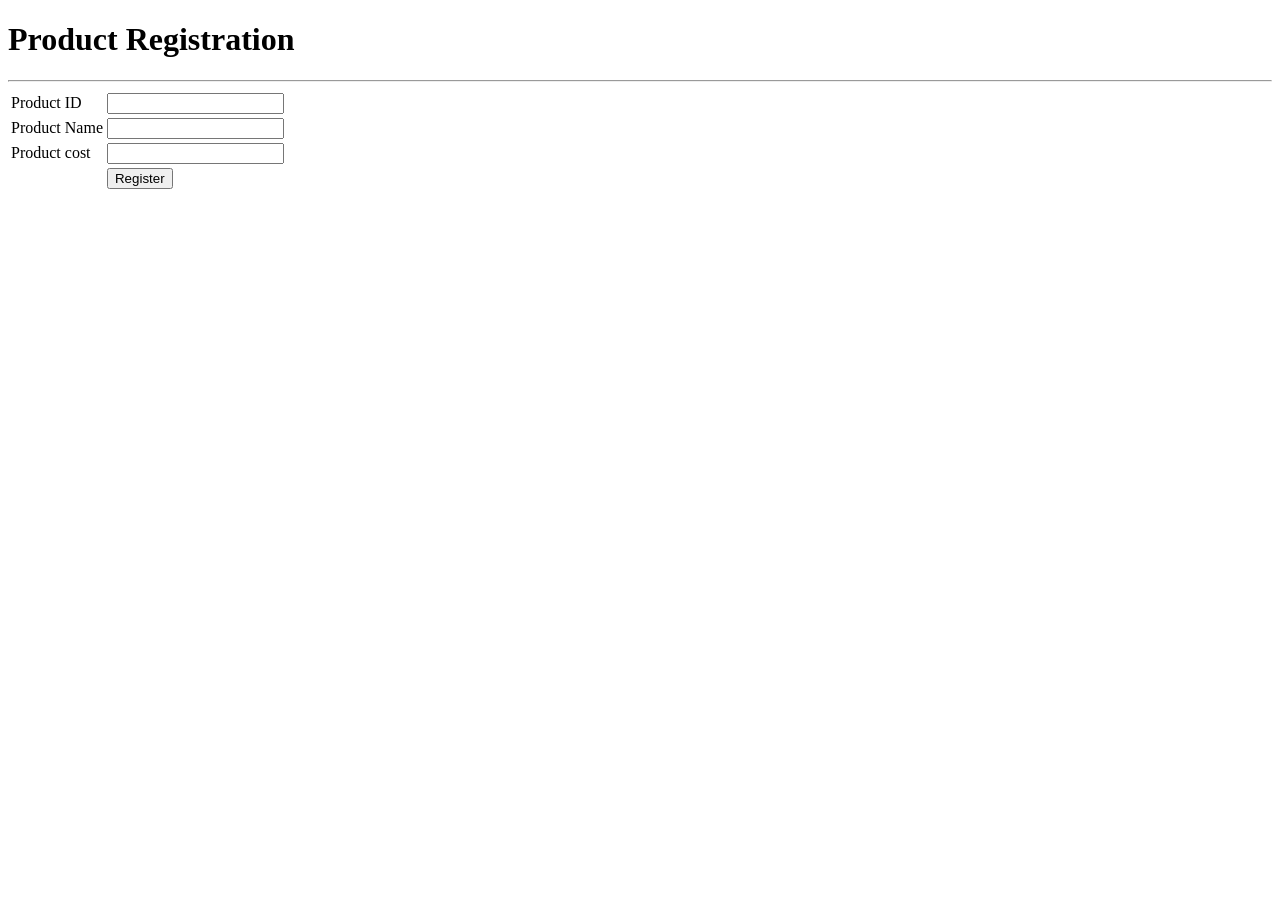
<file: MyApp/templates/home.html>
<!DOCTYPE html>
<html lang="en">
<head>
    <meta charset="UTF-8">
    <meta name="viewport" content="width=<device-width>, initial-scale=1.0">
    <title>Document</title>
</head>
<form method="post" action="./savedata">
<body>
    <h1>Product Registration</h1><hr>
    <table>
        <tr>
            <td>Product ID</td>
            <td><input type="text" name="pid"></td>
        </tr>
        <tr>
            <td>Product Name</td>
            <td><input type="text" name="pname"></td>
        </tr>  
        </tr>
        <tr>
            <td>Product cost</td>
            <td><input type="text" name="pcost"></td>
        </tr>
        <tr>
            <td></td>
            <td><input type="submit" name="Register" Value="Register" > </td>
        </tr>
    </table>
</form>

</body>
</html>
</file>
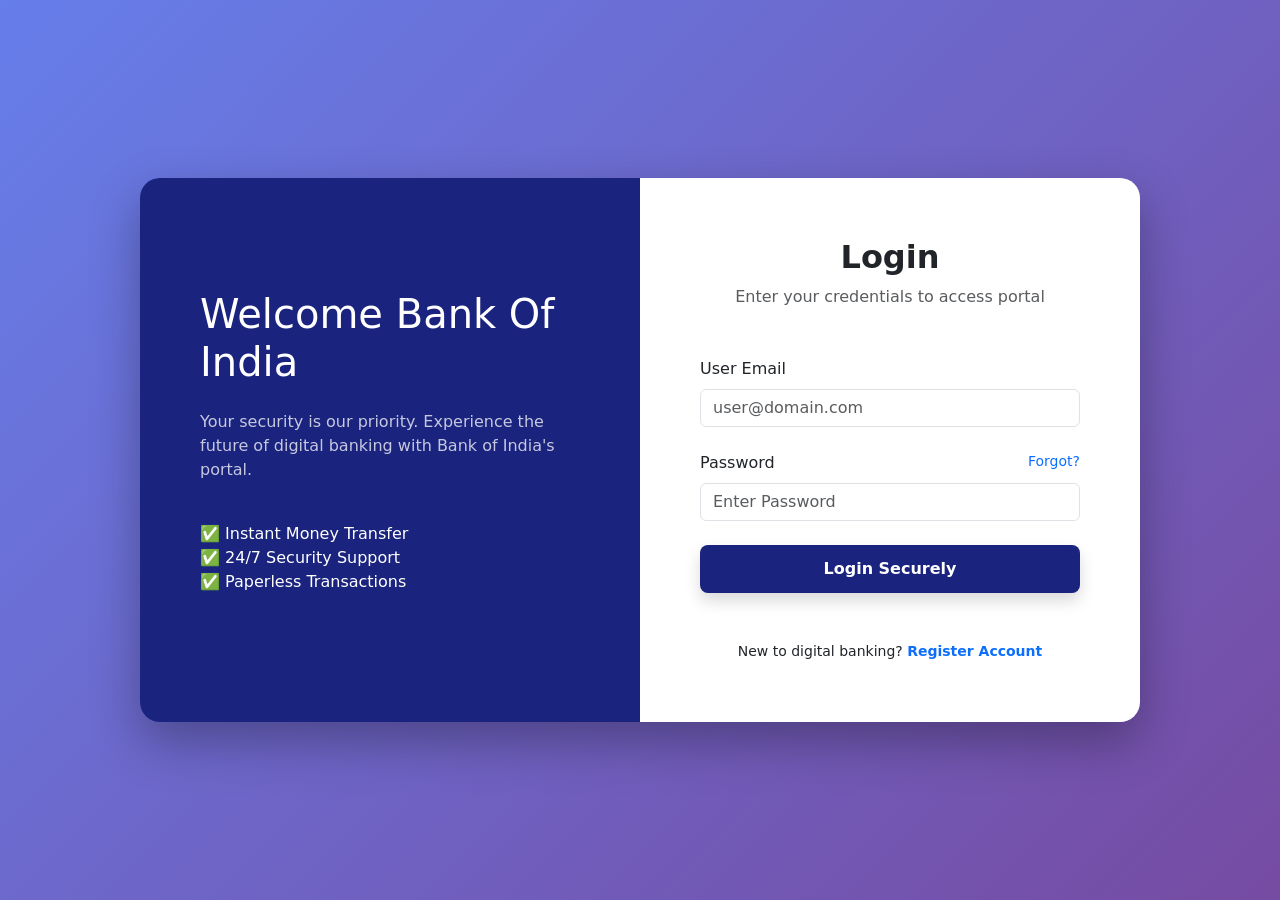
<file: OnlineBankingSystem/templates/login.html>
<!DOCTYPE html>
<html lang="en">
<head>
    <meta charset="UTF-8">
    <meta name="viewport" content="width=device-width, initial-scale=1.0">
    <title>BOI | Secure Login</title>
    <link href="https://cdn.jsdelivr.net/npm/bootstrap@5.3.0/dist/css/bootstrap.min.css" rel="stylesheet">
    <style>
        /* Exact Background from your photo */
        body { 
            background: linear-gradient(135deg, #667eea 0%, #764ba2 100%) !important; 
            height: 100vh; 
            display: flex; 
            align-items: center; 
            justify-content: center; 
            margin: 0;
        }

        .login-wrapper { 
            width: 100%; 
            max-width: 1000px; 
            display: flex; 
            border-radius: 20px; 
            overflow: hidden; 
            box-shadow: 0 20px 50px rgba(0,0,0,0.3); 
        }

        .login-brand { 
            background: #1a237e; 
            color: white; 
            width: 50%; 
            padding: 60px; 
            display: flex; 
            flex-direction: column; 
            justify-content: center; 
        }

        .login-form-area { 
            background: white; 
            width: 50%; 
            padding: 60px; 
        }

        .btn-login { 
            background: #1a237e; 
            color: white; 
            width: 100%; 
            padding: 12px; 
            border-radius: 8px; 
            font-weight: 600; 
            border: none; 
            transition: 0.3s; 
        }

        .btn-login:hover { 
            background: #0d47a1; 
        }

        @media (max-width: 768px) { 
            .login-brand { display: none; } 
            .login-form-area { width: 100%; } 
        }
    </style>
</head>
<body>

<div class="login-wrapper">
    <div class="login-brand">
        <h1>Welcome Bank Of India</h1>
        <p class="mt-3 opacity-75">Your security is our priority. Experience the future of digital banking with Bank of India's portal.</p>
        <ul class="mt-4 list-unstyled">
            <li>✅ Instant Money Transfer</li>
            <li>✅ 24/7 Security Support</li>
            <li>✅ Paperless Transactions</li>
        </ul>
    </div>

    <div class="login-form-area">
        <div class="text-center mb-5">
            <h2 class="fw-bold">Login</h2>
            <p class="text-muted">Enter your credentials to access portal</p>
        </div>
        
        <form action="/" method="POST" autocomplete="off">
            <div class="mb-4">
                <label class="form-label">User Email</label>
                <input type="email" name="email" class="form-control" placeholder="user@domain.com" autocomplete="none" required>
            </div>
            <div class="mb-4">
                <label class="form-label d-flex justify-content-between">
                    Password <a href="#" class="text-decoration-none small">Forgot?</a>
                </label>
                <input type="password" name="password" class="form-control" placeholder="Enter Password" autocomplete="new-password" required>
            </div>
            <button type="submit" class="btn-login shadow">Login Securely</button>
        </form>

        <div class="text-center mt-5 small">
            New to digital banking? <a href="/register" class="fw-bold text-decoration-none">Register Account</a>
        </div>
    </div>
</div>

<script>
    window.onload = () => {
        setTimeout(() => {
            document.querySelectorAll('input').forEach(input => {
                input.value = '';
            });
        }, 10);
    };
</script>

</body>
</html>
</file>
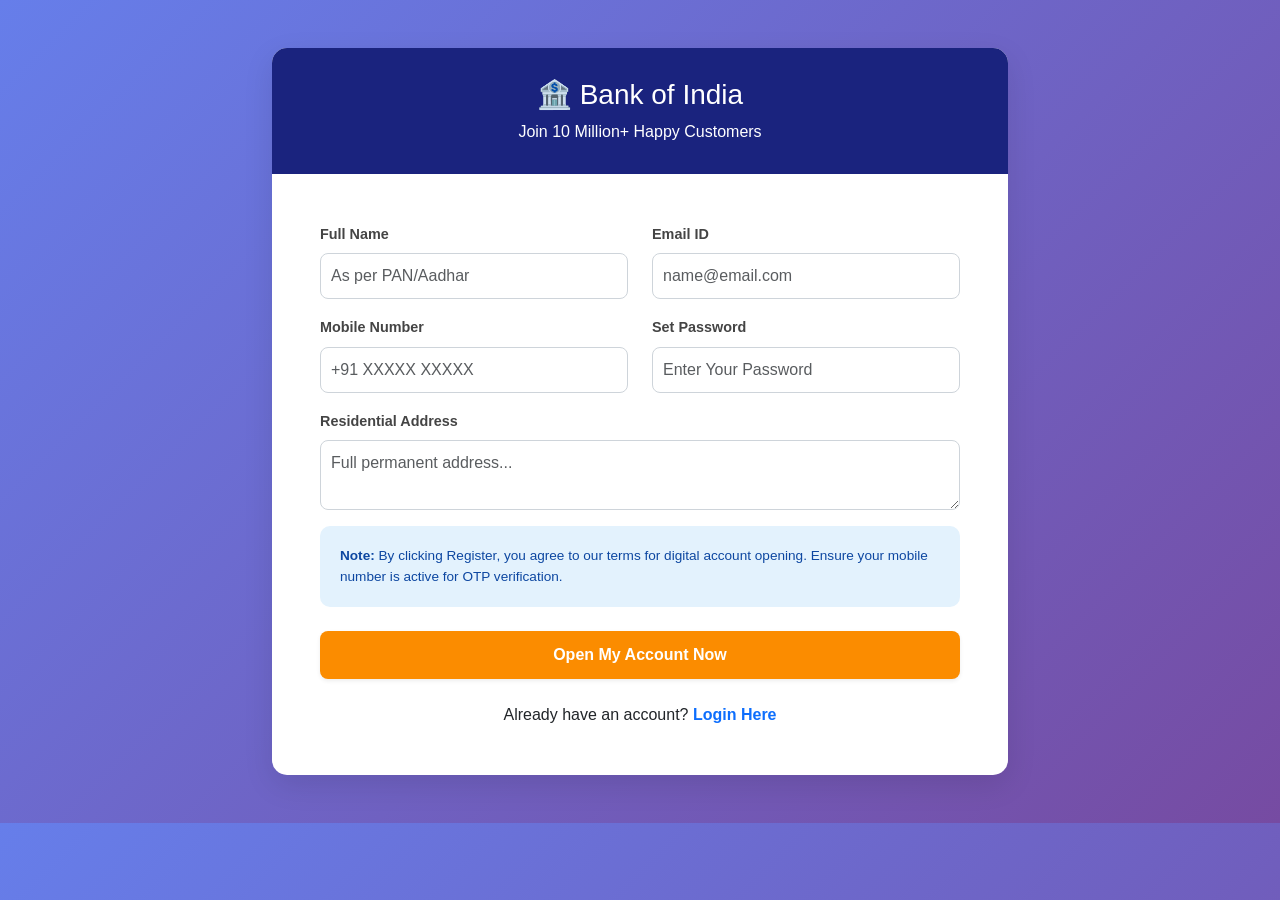
<file: OnlineBankingSystem/templates/register.html>
<!DOCTYPE html>
<html lang="en">
<head>
    <meta charset="UTF-8">
    <meta name="viewport" content="width=device-width, initial-scale=1.0">
    <title>BOI | Open Digital Account</title>
    <link href="https://cdn.jsdelivr.net/npm/bootstrap@5.3.0/dist/css/bootstrap.min.css" rel="stylesheet">
    <style>
        body { background: linear-gradient(135deg, #667eea 0%, #764ba2 100%) !important; font-family: 'Segoe UI', Tahoma, Geneva, Verdana, sans-serif; }
        .reg-card { background: white; border-radius: 15px; overflow: hidden; box-shadow: 0 10px 30px rgba(0,0,0,0.1); border: none; }
        .reg-header { background: #1a237e; color: white; padding: 30px; text-align: center; }
        .form-label { font-weight: 600; color: #444; font-size: 0.9rem; }
        .btn-reg { background: #fb8c00; color: white; font-weight: 700; border-radius: 8px; padding: 12px; border: none; width: 100%; transition: 0.3s; }
        .btn-reg:hover { background: #e67e00; transform: scale(1.02); }
        .form-control { border-radius: 8px; padding: 10px; border: 1px solid #ced4da; }
        .info-section { background: #e3f2fd; padding: 20px; border-radius: 10px; font-size: 0.85rem; color: #0d47a1; }
    </style>
</head>
<body>

<div class="container py-5">
    <div class="row justify-content-center">
        <div class="col-lg-8 col-md-10">
            <div class="card reg-card">
                <div class="reg-header">
                    <h3>🏦 Bank of India</h3>
                    <p class="mb-0">Join 10 Million+ Happy Customers</p>
                </div>
                <div class="card-body p-4 p-md-5">
                    <form action="/register" method="POST">
                        <div class="row">
                            <div class="col-md-6 mb-3">
                                <label class="form-label">Full Name</label>
                                <input type="text" name="name" class="form-control" placeholder="As per PAN/Aadhar" required>
                            </div>
                            <div class="col-md-6 mb-3">
                                <label class="form-label">Email ID</label>
                                <input type="email" name="email" class="form-control" placeholder="name@email.com" autocomplete="none" required>
                            </div>
                            <div class="col-md-6 mb-3">
                                <label class="form-label">Mobile Number</label>
                                <input type="text" name="mobile" class="form-control" placeholder="+91 XXXXX XXXXX" required>
                            </div>
                            <div class="col-md-6 mb-3">
                                <label class="form-label">Set Password</label>
                                <input type="password" name="password" class="form-control" placeholder="Enter Your Password" autocomplete="new-password" required>
                            </div>
                            <div class="col-12 mb-3">
                                <label class="form-label">Residential Address</label>
                                <textarea name="address" class="form-control" rows="2" placeholder="Full permanent address..." required></textarea>
                            </div>
                        </div>

                        <div class="info-section mb-4">
                            <strong>Note:</strong> By clicking Register, you agree to our terms for digital account opening. Ensure your mobile number is active for OTP verification.
                        </div>

                        <button type="submit" class="btn-reg shadow-sm">Open My Account Now</button>
                    </form>
                    <div class="text-center mt-4">
                        Already have an account? <a href="/" class="text-primary fw-bold text-decoration-none">Login Here</a>
                    </div>
                </div>
            </div>
        </div>
    </div>
</div>

</body>
</html>
</file>
